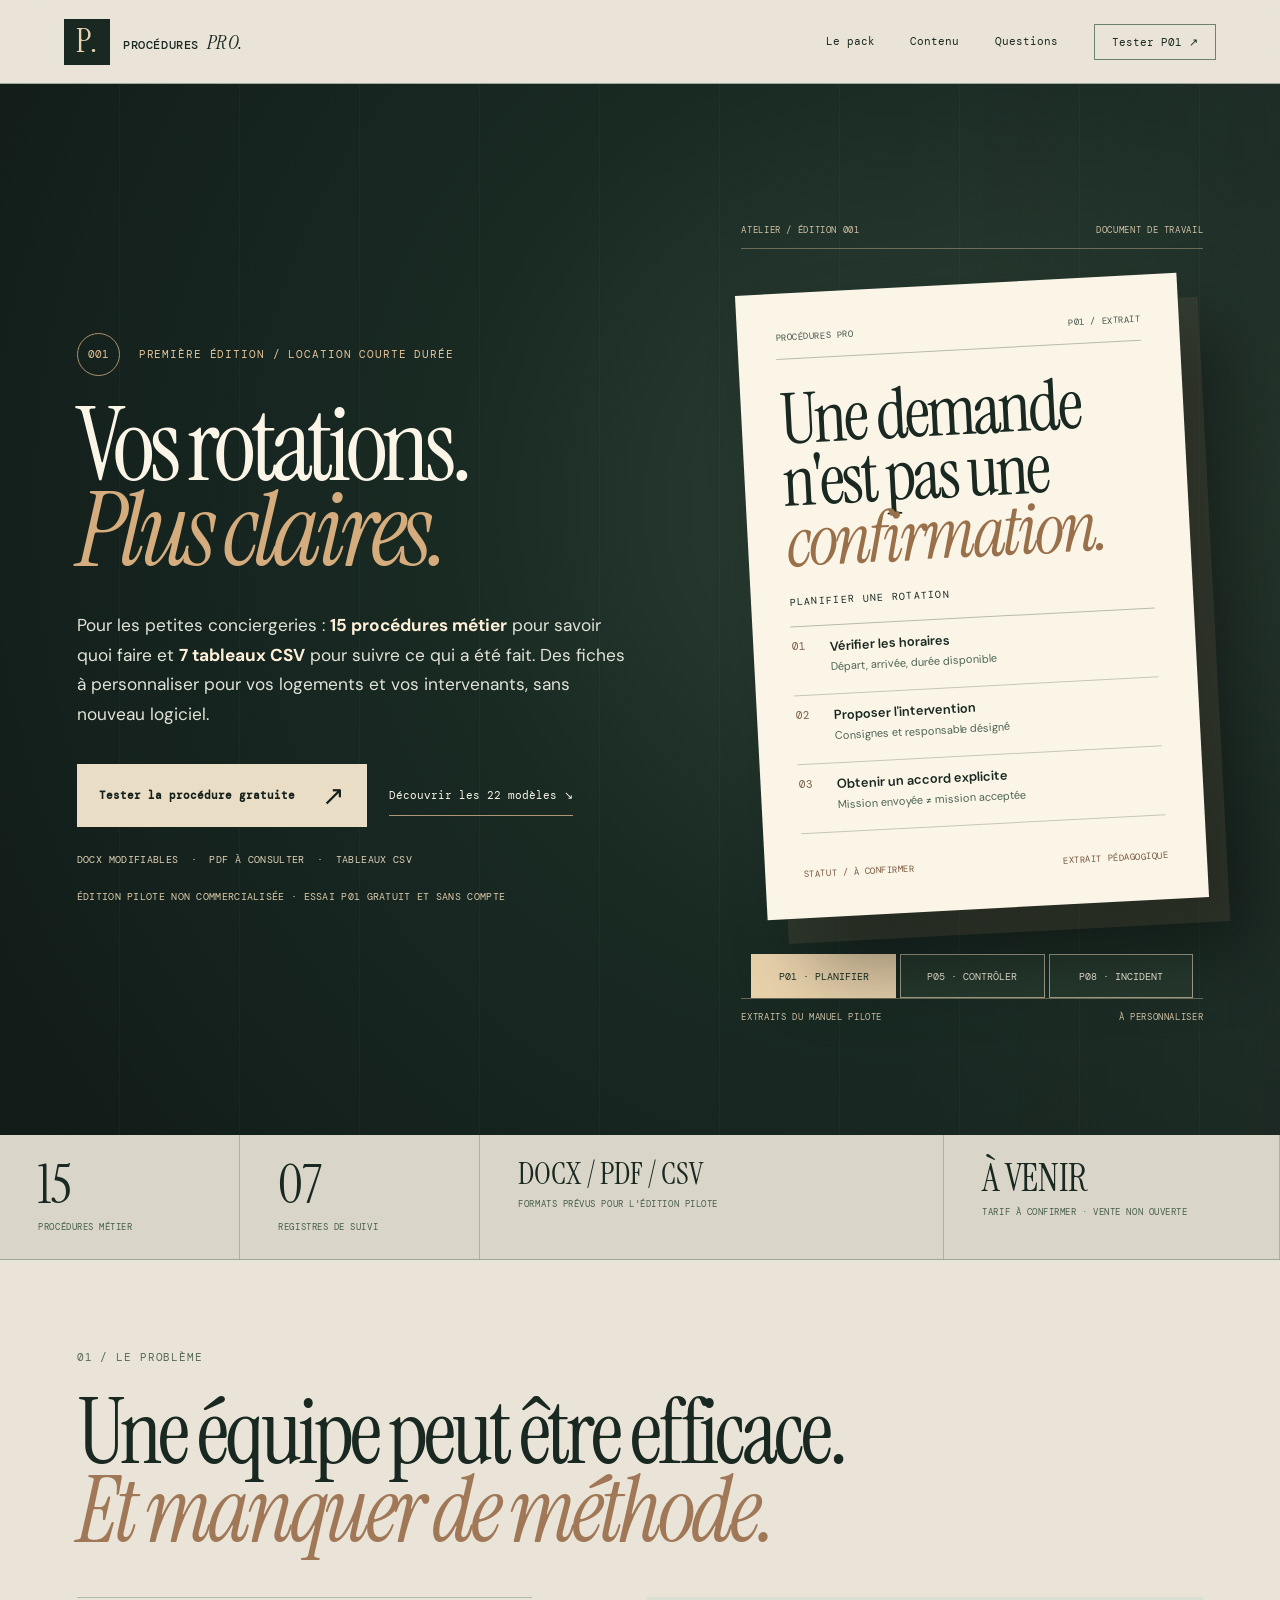
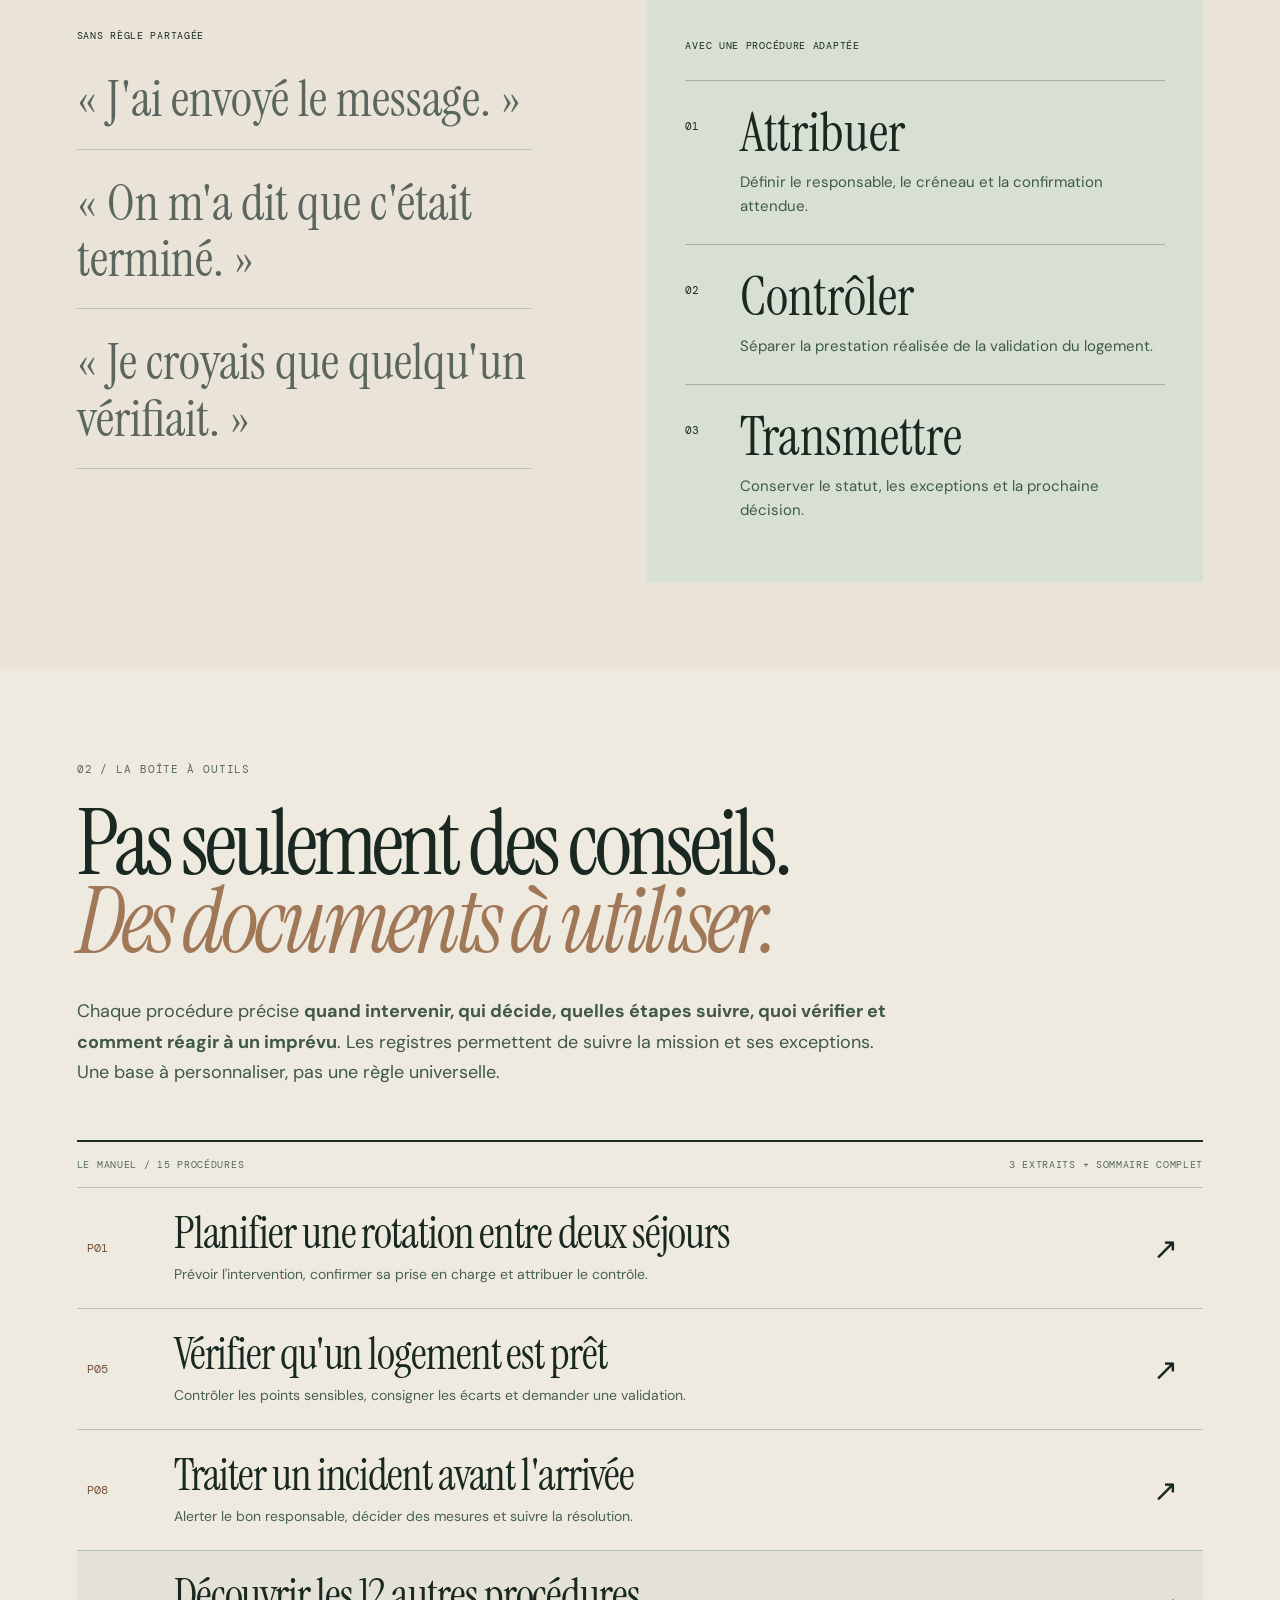
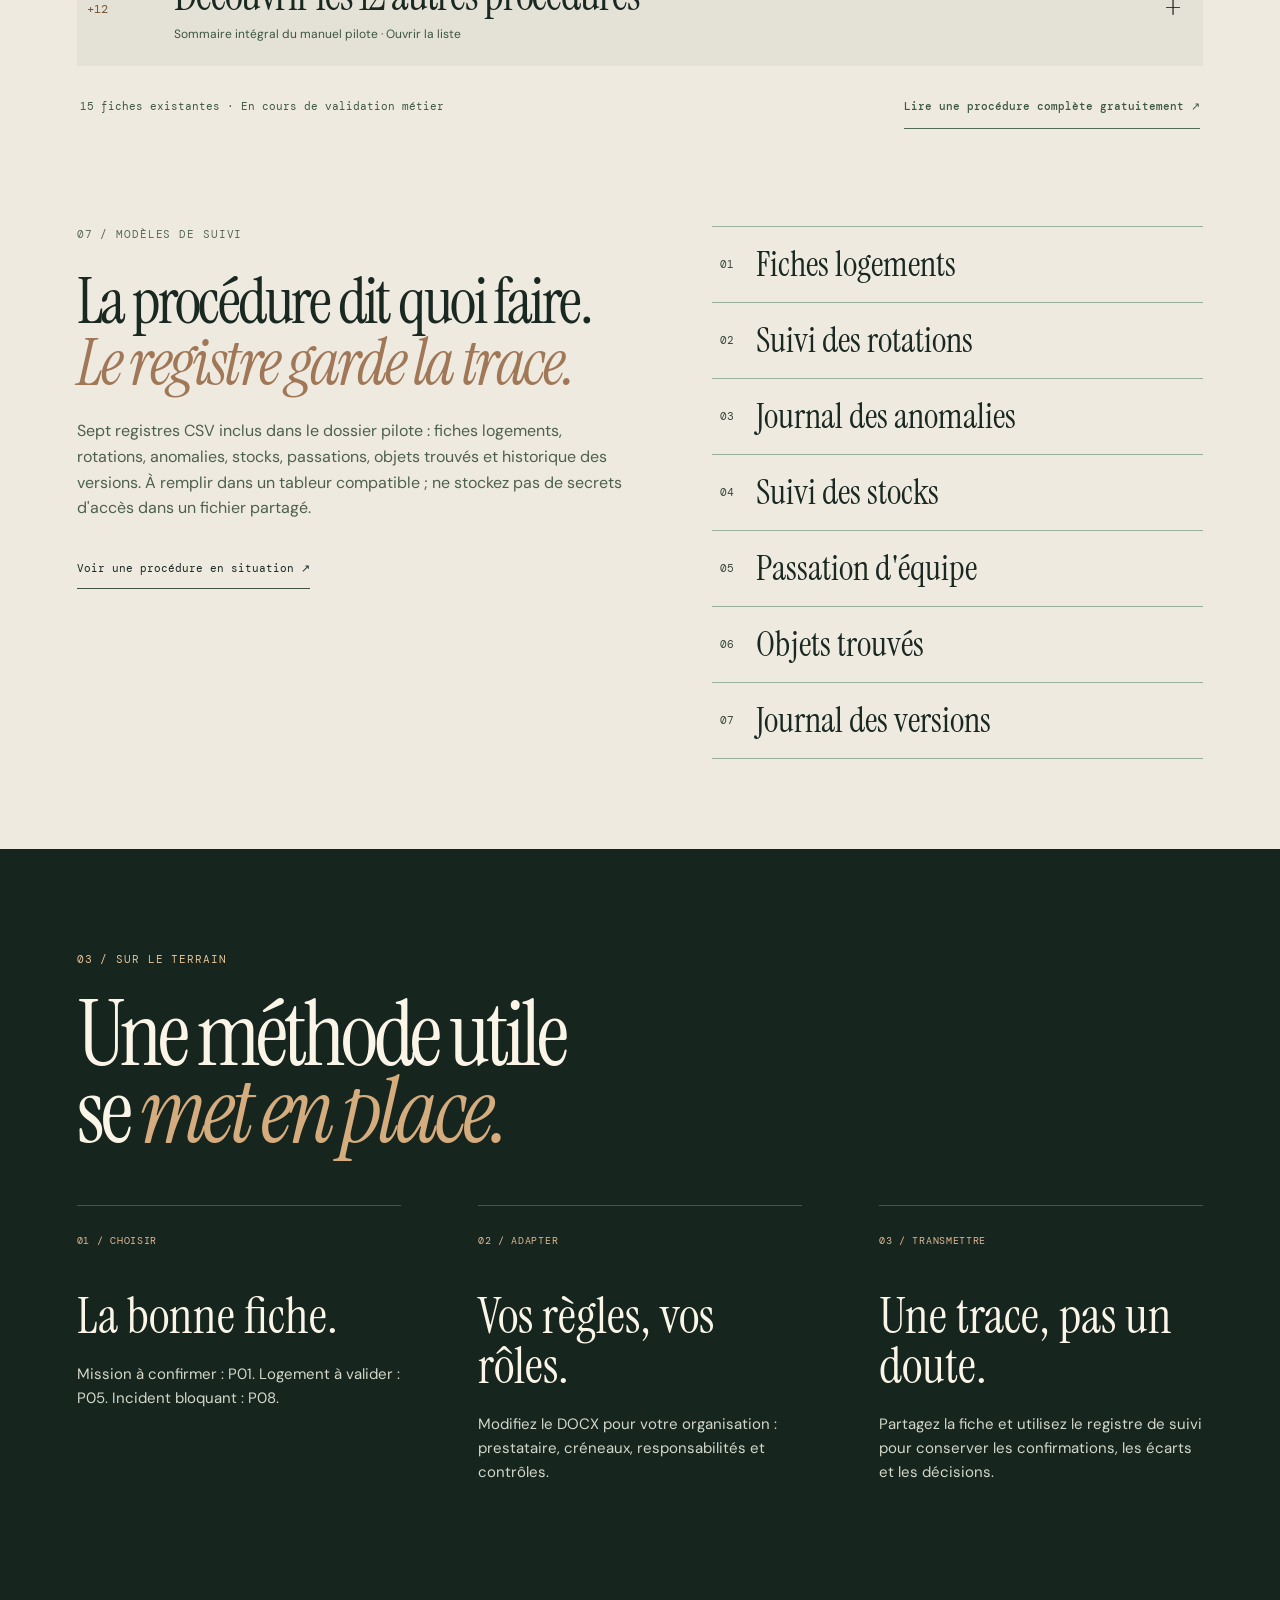
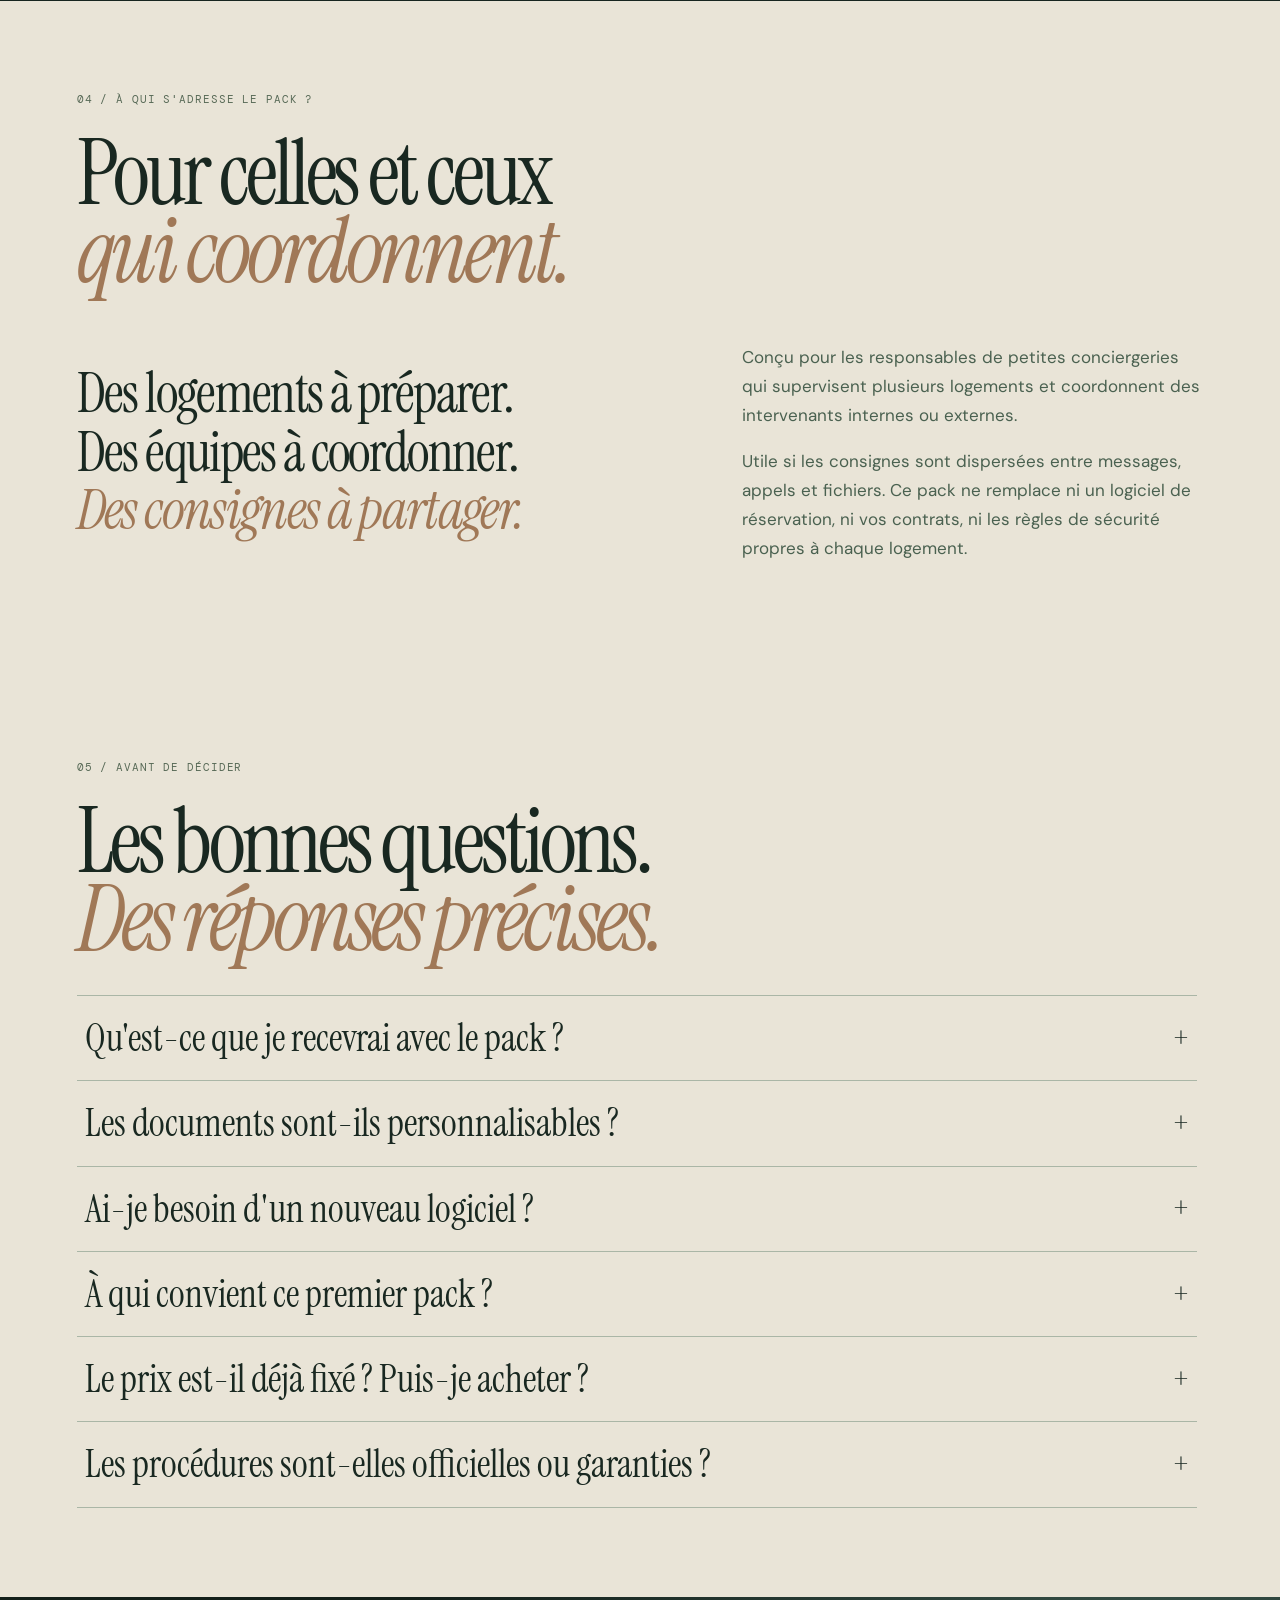
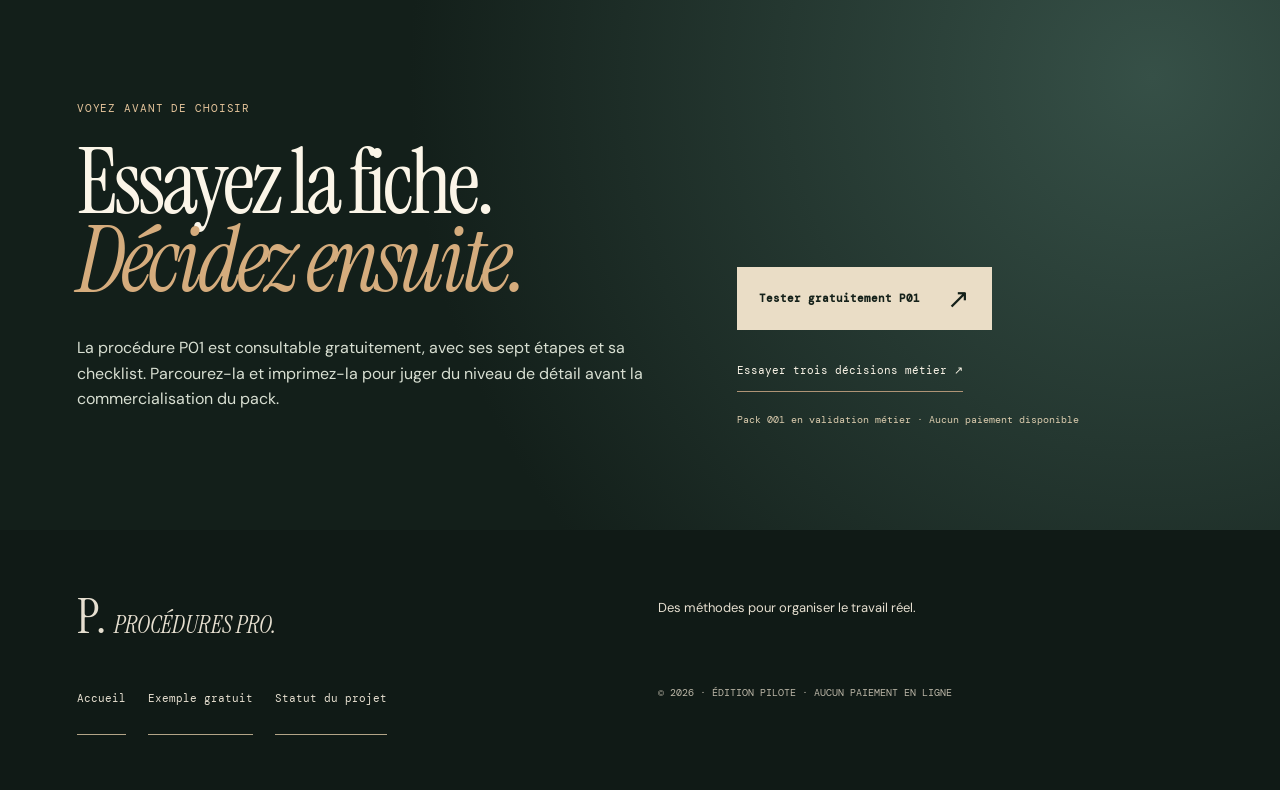
<file: pack-conciergerie.html>
<!doctype html>
<html lang="fr">
<head>
<meta charset="utf-8">
<meta name="viewport" content="width=device-width,initial-scale=1">
<meta name="theme-color" content="#17251e">
<meta name="robots" content="index,follow">
<meta name="description" content="Découvrez le pack pilote de procédures pour conciergeries de location courte durée : 15 procédures, 7 registres CSV, exemples concrets, formats et questions fréquentes.">
<meta property="og:title" content="Le pack conciergerie — Procédures Pro">
<meta property="og:description" content="Organiser, contrôler, transmettre : 15 procédures et 7 registres de suivi, conçus pour les équipes de conciergerie. Édition pilote en préparation.">
<title>Pack conciergerie : 15 procédures + 7 registres — Procédures Pro</title>
<link rel="stylesheet" href="./assets/pack-conciergerie.css?v=catalogue-mobile-20261022-v27">
<script src="./assets/pack-demo.js?v=catalogue-20261022-v26" defer></script>
</head>
<body>
<a class="skip" href="#contenu">Passer au contenu</a>
<header class="site-header">
 <a class="brand" href="./index.html" aria-label="Procédures Pro — accueil"><span class="monogram">P.</span><span>PROCÉDURES <em>PRO.</em></span></a>
 <nav aria-label="Navigation principale"><a href="#contenu">Le pack</a><a href="#composition">Contenu</a><a href="#questions">Questions</a><a class="nav-outline" href="./exemple-procedure.html">Tester P01 ↗</a></nav>
</header>
<main id="contenu">
<section class="product-hero">
 <div class="hero-inner">
  <div class="hero-copy">
   <p class="kicker"><span class="mark">001</span> PREMIÈRE ÉDITION / LOCATION COURTE DURÉE</p>
   <h1>Vos rotations.<br><em>Plus claires.</em></h1>
   <p class="hero-lead">Pour les petites conciergeries : <strong>15 procédures métier</strong> pour savoir quoi faire et <strong>7 tableaux CSV</strong> pour suivre ce qui a été fait. Des fiches à personnaliser pour vos logements et vos intervenants, sans nouveau logiciel.</p>
   <div class="hero-actions"><a class="button button-light" href="./exemple-procedure.html">Tester la procédure gratuite <span>↗</span></a><a class="quiet-link" href="#composition">Découvrir les 22 modèles ↘</a></div>
   <p class="hero-format">DOCX MODIFIABLES <span aria-hidden="true">·</span> PDF À CONSULTER <span aria-hidden="true">·</span> TABLEAUX CSV</p>
   <p class="pilot-note">ÉDITION PILOTE NON COMMERCIALISÉE · ESSAI P01 GRATUIT ET SANS COMPTE</p>
  </div>
  <aside class="document-display" id="apercu" aria-label="Aperçu pédagogique du type de procédure inclus dans le pack">
   <div class="display-top"><span>ATELIER / ÉDITION 001</span><span>DOCUMENT DE TRAVAIL</span></div>
   <div class="paper-sheet">
    <div class="paper-head"><span>PROCÉDURES PRO</span><span id="previewRef">P01 / EXTRAIT</span></div>
    <h2 id="previewTitle">Une demande<br>n'est pas une<br><em>confirmation.</em></h2>
    <p id="previewSub">PLANIFIER UNE ROTATION</p>
    <ol id="previewSteps" aria-live="polite"><li><span>01</span><strong>Vérifier les horaires</strong><small>Départ, arrivée, durée disponible</small></li><li><span>02</span><strong>Proposer l'intervention</strong><small>Consignes et responsable désigné</small></li><li><span>03</span><strong>Obtenir un accord explicite</strong><small>Mission envoyée ≠ mission acceptée</small></li></ol>
    <div class="paper-bottom"><span id="previewStatus">STATUT / À CONFIRMER</span><span>EXTRAIT PÉDAGOGIQUE</span></div>
   </div>
   <div class="preview-tabs" role="group" aria-label="Choisir un exemple du manuel"><button type="button" data-preview="P01" aria-pressed="true">P01 · PLANIFIER</button><button type="button" data-preview="P05" aria-pressed="false">P05 · CONTRÔLER</button><button type="button" data-preview="P08" aria-pressed="false">P08 · INCIDENT</button></div>
   <div class="display-bottom"><span>EXTRAITS DU MANUEL PILOTE</span><span>À PERSONNALISER</span></div>
  </aside>
 </div>
</section>
<div class="spec-strip" aria-label="Caractéristiques du pack">
 <div><strong>15</strong><span>PROCÉDURES MÉTIER</span></div><div><strong>07</strong><span>REGISTRES DE SUIVI</span></div>
 <div><strong>DOCX / PDF / CSV</strong><span>FORMATS PRÉVUS POUR L'ÉDITION PILOTE</span></div>
 <div><strong>À VENIR</strong><span>TARIF À CONFIRMER · VENTE NON OUVERTE</span></div>
</div>
<section class="section problem" id="benefices">
 <div class="section-intro"><p class="kicker dark">01 / LE PROBLÈME</p><h2>Une équipe peut être efficace.<br><em>Et manquer de méthode.</em></h2></div>
 <div class="problem-grid">
  <div class="problem-side"><span class="side-label">SANS RÈGLE PARTAGÉE</span><p>« J'ai envoyé le message. »</p><p>« On m'a dit que c'était terminé. »</p><p>« Je croyais que quelqu'un vérifiait. »</p></div>
  <div class="benefit-side"><span class="side-label">AVEC UNE PROCÉDURE ADAPTÉE</span>
   <div class="benefit-line"><span>01</span><div><strong>Attribuer</strong><p>Définir le responsable, le créneau et la confirmation attendue.</p></div></div>
   <div class="benefit-line"><span>02</span><div><strong>Contrôler</strong><p>Séparer la prestation réalisée de la validation du logement.</p></div></div>
   <div class="benefit-line"><span>03</span><div><strong>Transmettre</strong><p>Conserver le statut, les exceptions et la prochaine décision.</p></div></div>
  </div>
 </div>
</section>
<section class="section composition" id="composition">
 <div class="section-intro"><p class="kicker dark">02 / LA BOÎTE À OUTILS</p><h2>Pas seulement des conseils.<br><em>Des documents à utiliser.</em></h2><p>Chaque procédure précise <strong>quand intervenir, qui décide, quelles étapes suivre, quoi vérifier et comment réagir à un imprévu</strong>. Les registres permettent de suivre la mission et ses exceptions. Une base à personnaliser, pas une règle universelle.</p></div>
 <div class="inventory">
  <div class="inventory-head"><span>LE MANUEL / 15 PROCÉDURES</span><span>3 EXTRAITS + SOMMAIRE COMPLET</span></div>
  <a class="inventory-item" href="./exemple-procedure.html"><span class="index">P01</span><div><h3>Planifier une rotation entre deux séjours</h3><p>Prévoir l'intervention, confirmer sa prise en charge et attribuer le contrôle.</p></div><span class="arrow">↗</span></a>
  <a class="inventory-item" data-show-preview="P05" href="#apercu"><span class="index">P05</span><div><h3>Vérifier qu'un logement est prêt</h3><p>Contrôler les points sensibles, consigner les écarts et demander une validation.</p></div><span class="arrow" aria-hidden="true">↗</span></a>
  <a class="inventory-item" data-show-preview="P08" href="#apercu"><span class="index">P08</span><div><h3>Traiter un incident avant l'arrivée</h3><p>Alerter le bon responsable, décider des mesures et suivre la résolution.</p></div><span class="arrow" aria-hidden="true">↗</span></a>
  <details class="inventory-item extra catalogue-details" id="sommaire-complet">
 <summary class="catalogue-summary"><span class="index">+12</span><span><strong>Découvrir les 12 autres procédures</strong><small>Sommaire intégral du manuel pilote · Ouvrir la liste</small></span><span class="catalogue-icon" aria-hidden="true">+</span></summary>
 <div class="catalogue-body"><p class="catalogue-intro">Intitulés présents dans le manuel source. Les procédures sont encore des brouillons : leur validation métier reste nécessaire avant la vente.</p>
 <ol class="catalogue-list"><li><span class="catalogue-ref">P02</span><span><strong>Surveiller les changements de réservations</strong><small>Identifier les rotations à revalider après une modification.</small></span></li><li><span class="catalogue-ref">P03</span><span><strong>Confirmer une mission à un intervenant</strong><small>Obtenir un accord explicite avant de tenir une mission pour acquise.</small></span></li><li><span class="catalogue-ref">P04</span><span><strong>Préparer la fiche opérationnelle d’un logement</strong><small>Rassembler les consignes et points de contrôle propres au bien.</small></span></li><li><span class="catalogue-ref">P06</span><span><strong>Suivre le linge après chaque départ</strong><small>Suivre les lots, les manquants et les réapprovisionnements.</small></span></li><li><span class="catalogue-ref">P07</span><span><strong>Contrôler et réapprovisionner les consommables</strong><small>Vérifier les seuils de stock convenus pour chaque logement.</small></span></li><li><span class="catalogue-ref">P09</span><span><strong>Gérer un objet oublié</strong><small>Tracer le signalement, la conservation et la restitution.</small></span></li><li><span class="catalogue-ref">P10</span><span><strong>Traiter une difficulté d’accès au logement</strong><small>Qualifier le problème et diriger vers la personne habilitée.</small></span></li><li><span class="catalogue-ref">P11</span><span><strong>Passer la main entre deux coordinateurs</strong><small>Transmettre les missions ouvertes, alertes et prochains responsables.</small></span></li><li><span class="catalogue-ref">P12</span><span><strong>Traiter une réclamation de propriétaire</strong><small>Séparer faits établis, vérifications et réponse autorisée.</small></span></li><li><span class="catalogue-ref">P13</span><span><strong>Accueillir un nouvel intervenant</strong><small>Présenter les consignes, rôles et contrôles d'une première mission.</small></span></li><li><span class="catalogue-ref">P14</span><span><strong>Planifier une intervention de maintenance</strong><small>Coordonner le prestataire compétent et vérifier la résolution.</small></span></li><li><span class="catalogue-ref">P15</span><span><strong>Faire le bilan mensuel des rotations</strong><small>Repérer les incidents récurrents et proposer des corrections.</small></span></li></ol>
 </div>
 </details>
 <div class="inventory-after"><span>15 fiches existantes · En cours de validation métier</span><a href="./exemple-procedure.html">Lire une procédure complète gratuitement ↗</a></div>
 </div>
 <div class="registries">
  <div><p class="kicker dark">07 / MODÈLES DE SUIVI</p><h3>La procédure dit quoi faire.<br><em>Le registre garde la trace.</em></h3><p>Sept registres CSV inclus dans le dossier pilote : fiches logements, rotations, anomalies, stocks, passations, objets trouvés et historique des versions. À remplir dans un tableur compatible ; ne stockez pas de secrets d'accès dans un fichier partagé.</p><a href="./exemple-procedure.html" class="text-cta">Voir une procédure en situation ↗</a></div>
  <ol>
   <li><span>01</span> Fiches logements</li><li><span>02</span> Suivi des rotations</li><li><span>03</span> Journal des anomalies</li><li><span>04</span> Suivi des stocks</li><li><span>05</span> Passation d'équipe</li><li><span>06</span> Objets trouvés</li><li><span>07</span> Journal des versions</li>
  </ol>
 </div>
</section>
<section class="dark-section" id="usage">
 <div class="section-intro"><p class="kicker">03 / SUR LE TERRAIN</p><h2>Une méthode utile<br>se <em>met en place.</em></h2></div>
 <div class="steps">
  <div><span class="step-count">01 / CHOISIR</span><h3>La bonne fiche.</h3><p>Mission à confirmer : P01. Logement à valider : P05. Incident bloquant : P08.</p></div>
  <div><span class="step-count">02 / ADAPTER</span><h3>Vos règles, vos rôles.</h3><p>Modifiez le DOCX pour votre organisation : prestataire, créneaux, responsabilités et contrôles.</p></div>
  <div><span class="step-count">03 / TRANSMETTRE</span><h3>Une trace, pas un doute.</h3><p>Partagez la fiche et utilisez le registre de suivi pour conserver les confirmations, les écarts et les décisions.</p></div>
 </div>
</section>
<section class="section audience" id="pour-qui">
 <div class="section-intro"><p class="kicker dark">04 / À QUI S'ADRESSE LE PACK ?</p><h2>Pour celles et ceux<br><em>qui coordonnent.</em></h2></div>
 <div class="audience-layout">
  <div class="big-statement">Des logements à préparer.<br>Des équipes à coordonner.<br><em>Des consignes à partager.</em></div>
  <div><p>Conçu pour les responsables de petites conciergeries qui supervisent plusieurs logements et coordonnent des intervenants internes ou externes.</p><p>Utile si les consignes sont dispersées entre messages, appels et fichiers. Ce pack ne remplace ni un logiciel de réservation, ni vos contrats, ni les règles de sécurité propres à chaque logement.</p></div>
 </div>
</section>
<section class="section faq" id="questions">
 <div class="section-intro"><p class="kicker dark">05 / AVANT DE DÉCIDER</p><h2>Les bonnes questions.<br><em>Des réponses précises.</em></h2></div>
 <div class="faq-list">
  <details><summary>Qu'est-ce que je recevrai avec le pack ? <span>+</span></summary><p>L'édition pilote prévoit un manuel de 15 procédures en formats DOCX et PDF, sept registres de suivi au format CSV et des indications d'adaptation. Le périmètre définitif restera à confirmer avant la mise en vente.</p></details>
  <details><summary>Les documents sont-ils personnalisables ? <span>+</span></summary><p>Les procédures sont prévues en DOCX modifiable et en PDF pour la consultation. Les registres CSV peuvent être adaptés dans un tableur. Pensez à revoir chaque consigne en fonction de vos contrats et de votre organisation.</p></details>
  <details><summary>Ai-je besoin d'un nouveau logiciel ? <span>+</span></summary><p>Non pour lire ou adapter les modèles avec des outils compatibles. Le pack est un ensemble de documents, pas une plateforme de gestion ni une automatisation des interventions.</p></details>
  <details><summary>À qui convient ce premier pack ? <span>+</span></summary><p>Aux responsables de petites conciergeries de locations courte durée, notamment lorsqu'il faut planifier plusieurs rotations et coordonner des prestataires. La pertinence dépend de la taille et du fonctionnement de l'équipe.</p></details>
  <details><summary>Le prix est-il déjà fixé ? Puis-je acheter ? <span>+</span></summary><p>Non. Le montant envisagé de 49 € reste une hypothèse, sans garantie de tarif final. Les documents doivent être validés et le cadre de vente finalisé avant toute commande.</p></details>
  <details><summary>Les procédures sont-elles officielles ou garanties ? <span>+</span></summary><p>Non. Les documents sont des modèles pilotes à adapter et à vérifier. Ils ne constituent ni une norme officielle, ni un audit de votre activité, ni une garantie de résultat.</p></details>
 </div>
</section>
<section class="closing">
 <div><p class="kicker">VOYEZ AVANT DE CHOISIR</p><h2>Essayez la fiche.<br><em>Décidez ensuite.</em></h2><p>La procédure P01 est consultable gratuitement, avec ses sept étapes et sa checklist. Parcourez-la et imprimez-la pour juger du niveau de détail avant la commercialisation du pack.</p></div>
 <div class="closing-actions"><a class="button button-light" href="./exemple-procedure.html">Tester gratuitement P01 <span>↗</span></a><a class="quiet-link" href="./atelier-decisions.html">Essayer trois décisions métier ↗</a><small>Pack 001 en validation métier · Aucun paiement disponible</small></div>
</section>
</main>
<footer class="site-footer"><a href="./index.html" class="foot-brand">P. <em>PROCÉDURES PRO.</em></a><p>Des méthodes pour organiser le travail réel.</p><nav aria-label="Liens de bas de page"><a href="./index.html">Accueil</a><a href="./exemple-procedure.html">Exemple gratuit</a><a href="./avancement.html">Statut du projet</a></nav><small>© 2026 · ÉDITION PILOTE · AUCUN PAIEMENT EN LIGNE</small></footer>
</body>
</html>
</file>
<file: assets/pack-conciergerie.css>
@import url('https://fonts.googleapis.com/css2?family=DM+Mono:wght@400;500&family=DM+Sans:wght@400;500;600;700&family=Instrument+Serif:ital@0;1&display=swap');
:root{--ink:#192821;--forest:#17251f;--deep:#101b18;--paper:#e9e4d7;--ivory:#fbf5e8;--bronze:#caa074;--line:#b7b7a8;--muted:#40584a;--mono:'DM Mono',ui-monospace,monospace;--sans:'DM Sans',Arial,sans-serif;--serif:'Instrument Serif',Georgia,serif}
*{box-sizing:border-box}html{scroll-behavior:smooth;scroll-padding-top:92px}body{margin:0;background:var(--paper);color:var(--ink);font:16px/1.6 var(--sans);overflow-x:clip}a{color:inherit}button,a{touch-action:manipulation}a:focus-visible,summary:focus-visible{outline:3px solid #ac7347;outline-offset:5px}::selection{background:var(--bronze);color:var(--deep)}
.skip{position:fixed;left:-100vw;top:8px;z-index:30;padding:12px;background:var(--ivory)}.skip:focus{left:12px}
.site-header{position:sticky;top:0;z-index:20;background:rgba(233,228,215,.96);backdrop-filter:blur(18px);border-bottom:1px solid #9da99c;display:flex;align-items:center;justify-content:space-between;gap:25px;padding:12px clamp(20px,5vw,85px);min-height:84px}
.brand{display:flex;align-items:center;gap:13px;text-decoration:none;font:500 12px/1.1 var(--mono);letter-spacing:.05em}.brand em{font-family:var(--serif);font-size:20px;font-weight:400}.monogram{display:grid;place-items:center;background:var(--ink);color:#e9d4b2;width:46px;height:46px;font:33px/.8 var(--serif)}
.site-header nav{display:flex;align-items:center;gap:clamp(12px,2.8vw,38px)}.site-header nav a{text-decoration:none;font:11px var(--mono);border-bottom:1px solid transparent;padding:10px 0}.site-header nav a:hover{border-color:currentColor}.site-header nav .nav-outline{border:1px solid #6b826e;padding:10px 17px;white-space:nowrap}
.product-hero{background:radial-gradient(circle at 71% 40%,#2d4035 0%,#192a23 42%,#111b18 100%);color:var(--ivory);overflow:hidden;position:relative}
.product-hero:before{content:'';position:absolute;inset:0;pointer-events:none;background:linear-gradient(90deg,#10191500 0 70%,#b1aa8e0b),repeating-linear-gradient(90deg,transparent 0 119px,#eacb9510 120px)}
.hero-inner{width:min(1540px,100%);margin:auto;display:grid;grid-template-columns:minmax(0,1.12fr) minmax(330px,.88fr);gap:clamp(25px,6vw,100px);padding:clamp(70px,10vw,145px) clamp(22px,6vw,100px) 100px;align-items:center;position:relative}
.kicker{margin:0 0 27px;font:11px/1.6 var(--mono);letter-spacing:.08em;color:#e3c39a;text-transform:uppercase}.kicker.dark{color:#586a57}.mark{display:inline-grid;place-items:center;border:1px solid #ab926e;width:43px;height:43px;border-radius:50%;margin-right:11px;letter-spacing:0}
.hero-copy h1{font:normal clamp(78px,8vw,151px)/.83 var(--serif);letter-spacing:-.05em;margin:24px 0 38px;max-width:780px}.hero-copy h1 em,.section h2 em,.closing h2 em,.registries h3 em,.big-statement em{font-weight:400;color:#d5ac7d}
.hero-lead{color:#e2e3d8;font-size:clamp(16px,1.35vw,21px);line-height:1.7;max-width:555px}.hero-actions{display:flex;flex-wrap:wrap;align-items:center;gap:22px;margin:35px 0 24px}
.button{display:inline-flex;align-items:center;justify-content:space-between;gap:27px;min-height:63px;padding:18px 22px;text-decoration:none;font:600 11px/1.4 var(--mono);transition:transform .23s,background .23s;max-width:100%}.button span{font:27px/1 var(--serif)}.button:hover{transform:translateY(-4px)}.button-light{background:#eaddc6;color:#142019}.button-light:hover{background:#fff2d6}.quiet-link{font:11px/1.7 var(--mono);text-decoration:none;border-bottom:1px solid #af9476;padding:11px 0}.quiet-link:hover{color:#e4be92}.pilot-note{font:10px/1.5 var(--mono);color:#dbcaaa;letter-spacing:.03em;margin-top:20px}
.document-display{position:relative;perspective:1100px;max-width:570px;width:100%;margin:auto}.display-top,.display-bottom{display:flex;justify-content:space-between;flex-wrap:wrap;gap:10px;border-bottom:1px solid #c4b09077;padding:12px 0;font:9px var(--mono);letter-spacing:.07em;color:#d1c3a7}.display-bottom{border-bottom:0;border-top:1px solid #c4b09077}
.paper-sheet{background:var(--ivory);color:var(--ink);margin:35px 10px 45px;padding:clamp(24px,3vw,49px);box-shadow:20px 25px 0 #826d5230,45px 52px 75px #0006;transform:rotate(-3deg) translateY(0);transition:transform .55s cubic-bezier(.2,.7,.2,1),box-shadow .55s;position:relative}.document-display:hover .paper-sheet{transform:rotate(0deg) translateY(-8px);box-shadow:11px 19px 0 #826d5230,28px 40px 65px #0007}
.paper-head,.paper-bottom{display:flex;justify-content:space-between;gap:15px;align-items:center;font:9px var(--mono);letter-spacing:.06em;border-bottom:1px solid #b8bbad;padding-bottom:15px}.paper-head{color:#425549}.paper-sheet h2{font:normal clamp(52px,5.5vw,91px)/.87 var(--serif);letter-spacing:-.04em;margin:30px 0 19px}.paper-sheet h2 em{color:#997049;font-weight:400}.paper-sheet>p{font:10px var(--mono);letter-spacing:.13em;margin-bottom:18px}.paper-sheet ol{padding:0;list-style:none;border-top:1px solid #b8bbad}.paper-sheet li{border-bottom:1px solid #c5c6ba;padding:12px 0;display:grid;grid-template-columns:30px 1fr;gap:0 8px}.paper-sheet li>span{grid-row:span 2;font:11px var(--mono);color:#775c45}.paper-sheet strong{font:600 13px var(--sans)}.paper-sheet small{font:11px/1.45 var(--sans);color:#4c6453}.paper-bottom{border:0;padding:18px 0 0;color:#76553a}
.spec-strip{display:grid;grid-template-columns:.75fr .75fr 1.45fr 1.05fr;background:#d9d5c8;border-bottom:1px solid #9da899}.spec-strip>div{padding:24px clamp(14px,3vw,48px);border-right:1px solid #abb3a6;display:flex;flex-direction:column;gap:8px}.spec-strip strong{font:normal clamp(35px,4.2vw,64px)/1 var(--serif)}.spec-strip div:nth-child(3) strong{font-size:clamp(20px,2.4vw,35px)}.spec-strip span{font:9px/1.5 var(--mono);letter-spacing:.06em;color:#475e4e}
.section{padding:clamp(90px,10vw,155px) clamp(22px,6vw,100px);max-width:1580px;margin:auto}.section-intro{max-width:1120px}.section h2,.dark-section h2,.closing h2{font:normal clamp(60px,7vw,124px)/.87 var(--serif);letter-spacing:-.045em;margin:0 0 35px}.section h2 em{color:#a07857}.section-intro>p:last-child:not(.kicker){font-size:18px;max-width:810px;line-height:1.7;color:var(--muted)}
.problem-grid{display:grid;grid-template-columns:.9fr 1.1fr;gap:clamp(45px,9vw,135px);margin-top:80px}.side-label,.inventory-head,.step-count{font:10px var(--mono);letter-spacing:.07em}
.problem-side{border-top:1px solid #acb9ab;padding-top:23px}.problem-side p{font:normal clamp(34px,4vw,62px)/1.1 var(--serif);margin:36px 0;padding-bottom:25px;border-bottom:1px solid #bdc4b8;color:#5b665e}.benefit-side{background:#d8e0d3;padding:34px clamp(23px,3vw,55px)}.benefit-line{display:grid;grid-template-columns:45px 1fr;gap:10px;border-top:1px solid #a4b5a6;padding:26px 0}.benefit-line:first-of-type{margin-top:24px}.benefit-line>span{font:11px var(--mono);padding-top:12px}.benefit-line strong{font:normal clamp(39px,4.2vw,65px)/1 var(--serif)}.benefit-line p{font-size:15px;margin:9px 0 0;max-width:500px;color:#3e5a46}
.composition{background:#efeae0;max-width:none}.composition>.section-intro,.composition>.inventory,.composition>.registries{max-width:1400px;margin-left:auto;margin-right:auto}.inventory{margin-top:80px;border-top:2px solid #1d3024}.inventory-head{display:flex;justify-content:space-between;gap:20px;padding:16px 0;color:#536855}.inventory-item{display:grid;grid-template-columns:70px 1fr 40px;align-items:center;gap:17px;border-top:1px solid #b5c4b5;padding:32px 10px;color:inherit;text-decoration:none;transition:background .26s,padding .26s}.inventory-item:last-child{border-bottom:1px solid #b5c4b5}.inventory-item:hover{background:#e0e7d9;padding-left:25px}.index{font:12px var(--mono);color:#765438}.inventory-item h3{font:normal clamp(29px,3.45vw,51px)/1 var(--serif);letter-spacing:-.025em;margin:0 0 9px}.inventory-item p{font-size:14px;line-height:1.5;color:#47624e;margin:0;max-width:740px}.arrow{font:30px var(--serif)}.inventory-item.extra{background:#e4e1d6}
.registries{display:grid;grid-template-columns:1fr .9fr;gap:clamp(35px,7vw,115px);margin-top:140px;align-items:start}.registries h3{font:normal clamp(42px,5vw,82px)/.96 var(--serif);margin:0 0 25px;letter-spacing:-.04em}.registries h3 em{color:#a07857}.registries p:not(.kicker){font-size:16px;color:#4d604e;max-width:560px}.text-cta{display:inline-flex;margin-top:20px;text-decoration:none;border-bottom:1px solid #41533e;padding-bottom:8px;font:11px var(--mono)}.registries ol{padding:0;margin:0;list-style:none;border-top:1px solid #9caf9a}.registries li{border-bottom:1px solid #9caf9a;display:flex;align-items:center;gap:22px;padding:15px 8px;font:normal clamp(23px,2.7vw,37px) var(--serif)}.registries li span{font:11px var(--mono);color:#6b765f}
.dark-section{background:var(--forest);color:var(--ivory);padding:clamp(90px,10vw,155px) clamp(22px,6vw,100px)}.dark-section>.section-intro,.steps{max-width:1380px;margin:auto}.dark-section h2 em{color:#d5ac7d}.steps{display:grid;grid-template-columns:repeat(3,1fr);gap:clamp(25px,6vw,110px);margin-top:90px}.steps>div{border-top:1px solid #a9957366;padding-top:20px}.step-count{color:#e0b992}.steps h3{font:normal clamp(35px,3.9vw,59px)/1 var(--serif);margin:40px 0 20px}.steps p{font-size:15px;color:#d3d8ca;max-width:340px}
.audience-layout{display:grid;grid-template-columns:1.1fr .9fr;gap:clamp(30px,8vw,120px);align-items:center}.big-statement{font:normal clamp(36px,4.3vw,68px)/1.06 var(--serif);letter-spacing:-.03em}.big-statement em{color:#a07857}.audience-layout p{font-size:17px;line-height:1.7;color:#4a6150}
.faq-list{max-width:1120px;margin-top:62px;border-top:1px solid #aab6a6}.faq details{border-bottom:1px solid #aab6a6;padding:0}.faq summary{cursor:pointer;list-style:none;display:flex;justify-content:space-between;align-items:center;gap:20px;padding:26px 8px;font:normal clamp(27px,3vw,42px)/1.1 var(--serif)}.faq summary::-webkit-details-marker{display:none}.faq summary>span{font:30px var(--serif);transition:transform .22s}.faq details[open] summary>span{transform:rotate(45deg)}.faq details p{font-size:15px;color:#405848;line-height:1.75;max-width:810px;padding:0 12px 23px;margin:0}
.closing{background:radial-gradient(circle at 90% 15%,#365047,#131f1a 60%);color:var(--ivory);padding:clamp(90px,9vw,145px) clamp(22px,6vw,100px);display:grid;grid-template-columns:1.1fr .9fr;gap:clamp(35px,7vw,105px);align-items:end}.closing h2 em{color:#d5ac7d}.closing p:not(.kicker){max-width:620px;color:#d8dfd2}.closing-actions{display:flex;flex-direction:column;align-items:flex-start;gap:20px}.closing-actions small{font:10px/1.6 var(--mono);color:#dbccae}
.site-footer{background:#101a16;color:#e6dfd0;min-height:260px;padding:55px clamp(22px,6vw,100px);display:grid;grid-template-columns:1fr 1fr;gap:14px 35px}.foot-brand{text-decoration:none;font:normal 48px var(--serif)}.foot-brand em{font-size:24px;font-weight:400}.site-footer p{font-size:13px}.site-footer nav{display:flex;flex-wrap:wrap;gap:22px}.site-footer nav a{font:11px var(--mono);text-decoration:none;border-bottom:1px solid #b3a487;padding:5px 0}.site-footer small{font:10px var(--mono);color:#bbb6a7}
@media(max-width:1100px){.hero-inner{grid-template-columns:1fr 1fr;gap:35px}.hero-copy h1{font-size:clamp(70px,8.5vw,105px)}.paper-sheet h2{font-size:clamp(45px,5vw,68px)}.spec-strip{grid-template-columns:repeat(2,minmax(0,1fr))}.spec-strip>div{border-bottom:1px solid #abb3a6}.problem-grid{gap:35px}}
@media(max-width:760px){.site-header{min-height:74px;padding:10px 18px}.site-header nav{gap:13px}.site-header nav a:not(.nav-outline){display:none}.hero-inner{grid-template-columns:1fr;padding:70px 19px 85px}.hero-copy h1{font-size:clamp(74px,13vw,110px)}.hero-lead{max-width:600px}.document-display{width:min(100%,490px);margin-top:45px}.paper-sheet{padding:35px}.paper-sheet h2{font-size:clamp(54px,11vw,82px)}.section{padding:85px 22px}.section h2,.dark-section h2,.closing h2{font-size:clamp(57px,10vw,80px)}.problem-grid,.registries,.audience-layout,.closing{grid-template-columns:1fr}.problem-grid{margin-top:42px}.registries{margin-top:75px}.steps{grid-template-columns:1fr;gap:24px;margin-top:55px}.steps h3{margin:20px 0}.steps>div{padding-bottom:18px}.inventory-item{grid-template-columns:45px 1fr 20px;gap:10px}.inventory-item h3{font-size:clamp(28px,5.9vw,42px)}.site-footer{grid-template-columns:1fr}}
@media(max-width:390px){.brand{font-size:10px}.monogram{width:40px;height:40px}.site-header nav .nav-outline{padding:8px 10px;font-size:10px}.hero-copy h1{font-size:70px}.paper-sheet{padding:26px 21px}.paper-sheet h2{font-size:58px}.spec-strip strong{font-size:33px}.spec-strip div:nth-child(3) strong{font-size:19px}.section h2,.dark-section h2,.closing h2{font-size:54px}.button{padding:14px;font-size:10px}.inventory-item{padding:24px 0}.inventory-item:hover{padding-left:5px}}
@media(prefers-reduced-motion:reduce){html{scroll-behavior:auto}.paper-sheet,.inventory-item,.button,.faq summary>span{transition:none!important}.paper-sheet{transform:none!important}}

/* Audit CRO + axe-core : choix d'extraits, lisibilité et densité de la fiche. */
.hero-lead strong{color:#fff1d9;font-weight:700}
.hero-format{font:10px/1.8 var(--mono);letter-spacing:.035em;color:#e0d1b5;margin:0 0 14px}
.hero-format span{padding:0 6px}
.preview-tabs{display:grid;grid-template-columns:repeat(3,minmax(0,1fr));gap:4px;margin:10px 10px 0}
.preview-tabs button{cursor:pointer;min-height:44px;padding:10px 3px;text-align:center;border:1px solid #a1a089;background:#26392e;color:#f3eddd;font:10px/1.35 var(--mono);transition:background .2s,color .2s}
.preview-tabs button:hover,.preview-tabs button:focus-visible{background:#436047;color:#fff}
.preview-tabs button[aria-pressed=true]{background:#e8d2ac;color:#193022;border-color:#e8d2ac}
.preview-tabs button:focus-visible{outline:3px solid #f4d49e;outline-offset:2px}
.paper-sheet h2{min-height:2.65em}
.paper-sheet li{min-height:69px}
.registries li span{color:#354739}
.text-cta{min-height:32px;align-items:center}
.section{padding-top:clamp(67px,7vw,105px);padding-bottom:clamp(67px,7vw,105px)}
.dark-section{padding-top:clamp(74px,8vw,112px);padding-bottom:clamp(74px,8vw,112px)}
.problem-grid{margin-top:47px}
.problem-side p{margin:25px 0;padding-bottom:21px}
.inventory{margin-top:52px}
.inventory-item{padding-top:23px;padding-bottom:23px}
.registries{margin-top:78px}
.steps{margin-top:54px}
.faq-list{margin-top:36px}
.faq summary{padding-top:21px;padding-bottom:21px}
.closing{padding-top:clamp(70px,8vw,112px);padding-bottom:clamp(70px,8vw,112px)}
@media(max-width:760px){
 .section{padding-top:56px;padding-bottom:58px}
 .dark-section{padding-top:70px;padding-bottom:70px}
 .hero-inner{padding-top:50px;padding-bottom:67px}
 .document-display{margin-top:25px}
 .paper-sheet{margin-top:23px;margin-bottom:25px}
 .preview-tabs{margin-top:14px}
 .preview-tabs button{font-size:9px;min-height:47px}
 .inventory-item{padding-top:22px;padding-bottom:22px}
 .registries{margin-top:49px}
 .registries li{padding-top:12px;padding-bottom:12px}
 .faq summary{padding-top:18px;padding-bottom:18px}
}
@media(max-width:390px){.preview-tabs button{font-size:8px}.hero-format{font-size:9px}}
@media(prefers-reduced-motion:reduce){.preview-tabs button{transition:none}}

/* Le sommaire intégral des SOP reste compact jusqu'à la demande du lecteur. */
#apercu{scroll-margin-top:120px}
.catalogue-details{display:block!important;padding:0!important;background:#e4e1d6}
.catalogue-details:hover{padding-left:0!important;background:#e4e1d6}
.catalogue-summary{cursor:pointer;display:grid;grid-template-columns:70px minmax(0,1fr) 40px;align-items:center;gap:17px;min-height:105px;padding:23px 10px;list-style:none}
.catalogue-summary::-webkit-details-marker{display:none}
.catalogue-summary>span:nth-child(2){display:flex;flex-direction:column;gap:7px}
.catalogue-summary strong{font:normal clamp(29px,3.4vw,51px)/1 var(--serif);letter-spacing:-.025em}
.catalogue-summary small{font:12px/1.5 var(--sans);color:#3e5543}
.catalogue-summary:focus-visible{outline:3px solid #986f45;outline-offset:-4px}
.catalogue-icon{font:34px var(--serif);text-align:center;transition:transform .23s}
.catalogue-details[open] .catalogue-icon{transform:rotate(45deg)}
.catalogue-body{padding:0 clamp(15px,3vw,50px) 30px}
.catalogue-intro{font:14px/1.65 var(--sans);max-width:740px;color:#3b5845;margin:0 0 24px}
.catalogue-list{display:grid;grid-template-columns:1fr 1fr;gap:0 25px;list-style:none;padding:0;margin:0;border-top:1px solid #aebcab}
.catalogue-list li{display:grid;grid-template-columns:47px 1fr;gap:12px;border-bottom:1px solid #b5bfaf;padding:19px 0}
.catalogue-ref{font:12px/1.65 var(--mono);color:#75563a}
.catalogue-list strong{display:block;font:normal clamp(24px,2.4vw,35px)/1.07 var(--serif)}
.catalogue-list small{display:block;margin-top:8px;font:13px/1.55 var(--sans);color:#485e4f}
.inventory-after{display:flex;align-items:center;justify-content:space-between;gap:18px;flex-wrap:wrap;padding:19px 3px;font:11px/1.55 var(--mono);color:#3d5844}
.inventory-after a{font-weight:500;min-height:44px;display:inline-flex;align-items:center;text-decoration:none;border-bottom:1px solid #526a58}
.spec-strip>div:last-child strong{font-size:clamp(28px,3vw,44px)}
@media(max-width:760px){.catalogue-summary{grid-template-columns:45px minmax(0,1fr) 24px;gap:9px;padding:21px 9px}.catalogue-summary strong{font-size:clamp(28px,6vw,39px)}.catalogue-list{grid-template-columns:1fr}.catalogue-list li{padding:15px 0}.catalogue-list strong{font-size:27px}.inventory-after{font-size:10px}}
@media(max-width:390px){.catalogue-summary{grid-template-columns:40px minmax(0,1fr) 20px}.catalogue-summary strong{font-size:28px}.catalogue-list strong{font-size:25px}.spec-strip>div:last-child strong{font-size:25px}}
@media(prefers-reduced-motion:reduce){.catalogue-icon{transition:none}}

/* Fluidité typographique vérifiée sur largeur mobile */
@media(max-width:390px){.hero-copy h1{font-size:clamp(55px,15vw,64px);line-height:.91}.product-hero .hero-inner{padding-inline:20px}}
</file>
